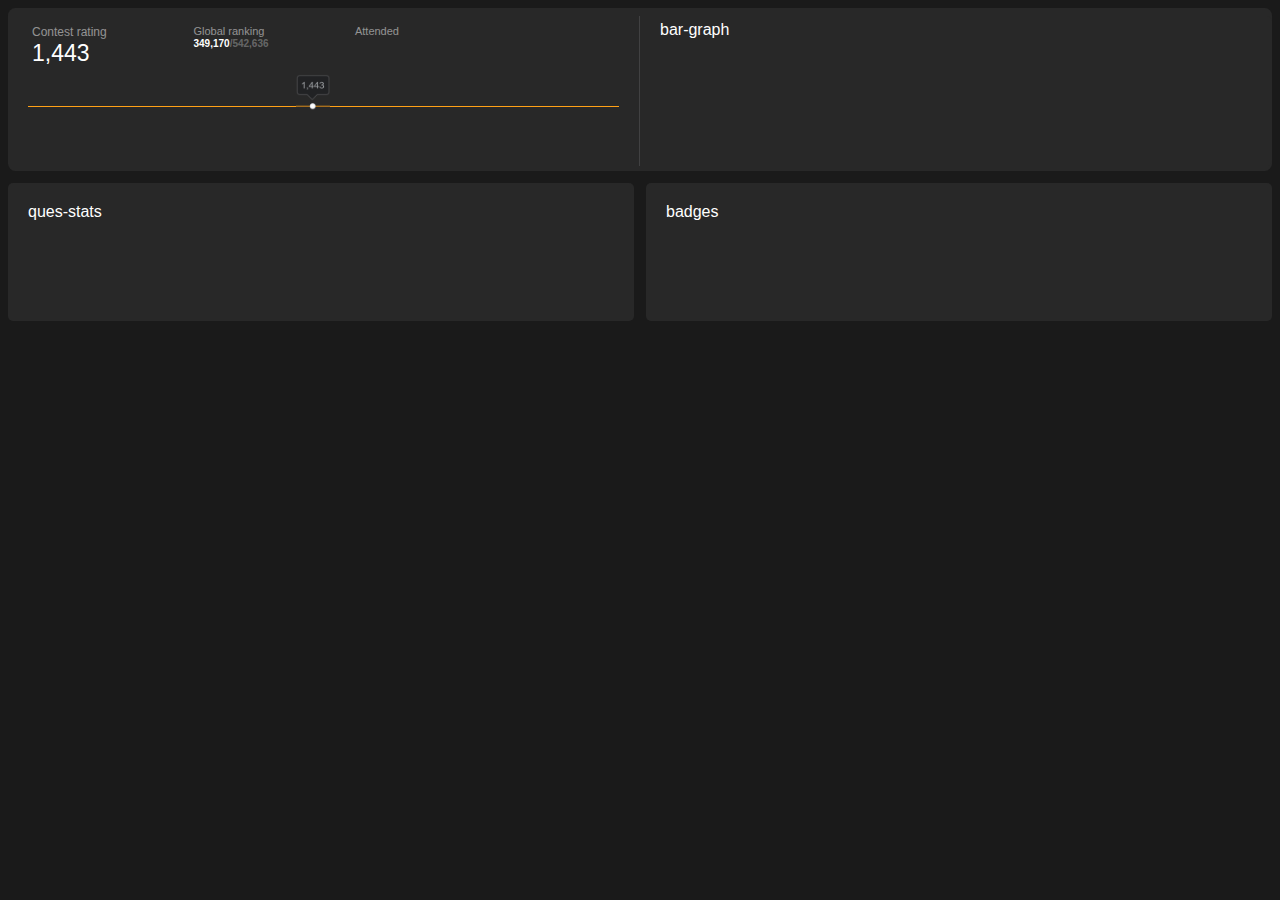
<file: Leetcode Profile/index.html>
<!DOCTYPE html>
<html lang="en">
<head>
    <meta charset="UTF-8">
    <meta name="viewport" content="width=device-width, initial-scale=1.0">
    <title>Leetcode Stats</title>
    <link rel="stylesheet" href="./styles.css">
</head>
<body>
    <div class="contest">
        <div class="nums">
            <div class="numbers">
                <div class="rating">
                    <p class="rating-heading">Contest rating</p>
                    <p class="rating-value">1,443</p>
                </div>
                <div class="ranking">
                    <p class="ranking-heading">Global ranking</p>
                    <p class="ranking-value">349,170<span style="color: rgba(255 255, 255, 0.3);">/542,636</span></p>
                </div>
                <div class="attended">
                    <p class="attended-heading">Attended</p>
                </div>
            </div>
            <div class="marker">
                <div class="e">
                    <div class="a"></div>
                    <div class="b"><img src="./rating-value.png" class="b-img"></div>
                    <div class="c"></div>
                </div>         
                <div class="d"></div>
            </div>
        </div>
        <div class="bar-graph">bar-graph</div>
    </div>
    <div class="stats">
        <div class="ques-stats">ques-stats</div>
        <div class="badges">badges</div>
    </div>
    <script src="./script.js"></script>
</body>
</html>
</file>
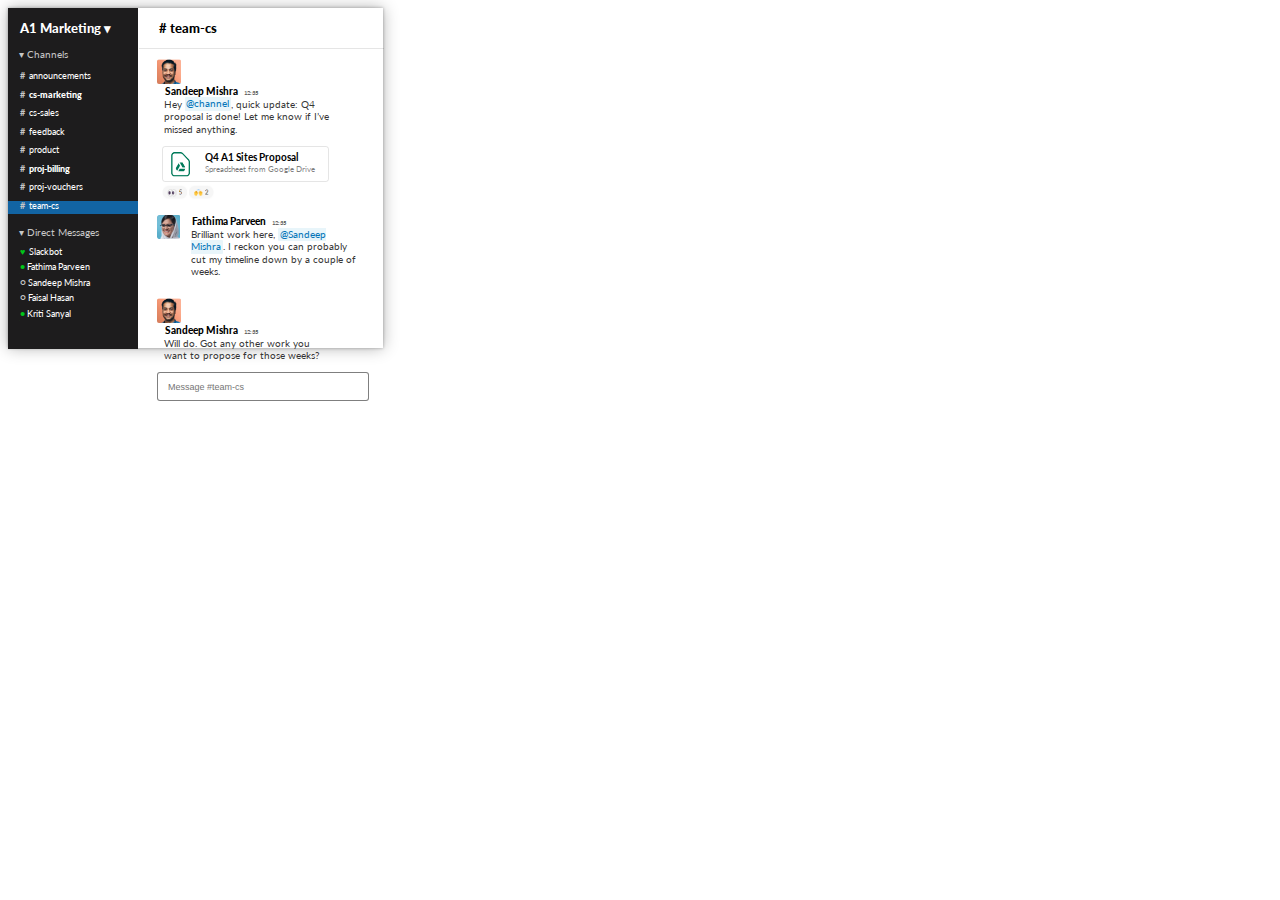
<file: Slack Chat/index.html>
<!DOCTYPE html>
<html lang="en">
<head>
    <meta charset="UTF-8">
    <meta name="viewport" content="width=device-width, initial-scale=1.0">
    <title>Slack Chat Preview</title>
    <link rel="stylesheet" href="./style.css">
    <link rel="preconnect" href="https://fonts.googleapis.com">
    <link rel="preconnect" href="https://fonts.gstatic.com" crossorigin>
    <link href="https://fonts.googleapis.com/css2?family=Lato:ital,wght@0,100;0,300;0,400;0,700;0,900;1,100;1,300;1,400;1,700;1,900&display=swap" rel="stylesheet">
</head>
<body>
    <div class="chat-preview">
        <div class="file-tree">
            <div class="channel-name">
                A1 Marketing &#9662;
            </div>
            <div class="channels">
                <div class="channel-heading">
                    &#9662; Channels 
                </div>
                <div class="channel-list">
                    <div class="normal">
                        <p><span style="color: rgb(198, 198, 198); font-weight: bold;" >#&nbsp;&nbsp;</span>announcements</p>
                        <p><span style="color: rgb(198, 198, 198); font-weight: bold;" >#&nbsp;&nbsp;</span><span style="font-weight: 900;">cs-marketing</span></p>
                        <p><span style="color: rgb(198, 198, 198); font-weight: bold;" >#&nbsp;&nbsp;</span>cs-sales</p>
                        <p><span style="color: rgb(198, 198, 198); font-weight: bold;" >#&nbsp;&nbsp;</span>feedback</p>
                        <p><span style="color: rgb(198, 198, 198); font-weight: bold;" >#&nbsp;&nbsp;</span>product</p>
                        <p><span style="color: rgb(198, 198, 198); font-weight: bold;" >#&nbsp;&nbsp;</span><span style="font-weight: 900;">proj-billing</span></p>
                        <p><span style="color: rgb(198, 198, 198); font-weight: bold;" >#&nbsp;&nbsp;</span>proj-vouchers</p>
                    </div>
                    <div class="channel-highlight">
                        <p><span style="color: rgb(198, 198, 198); font-weight: bold;" >#&nbsp;&nbsp;</span>team-cs</p>
                    </div>
                    
                </div>
            </div>
            <div class="dms">
                <div class="dm-heading">
                    &#9662; Direct Messages 
                </div>
                <div class="dm-list">
                    <p><span style="color: rgb(0, 198, 26); font-weight: bold;" >&#9829;&nbsp;&nbsp;</span>Slackbot</p>
                    <p><span style="color: rgb(0, 198, 26);  font-weight: bold;" >&#8226;&nbsp;</span>Fathima Parveen</p>
                    <p><span style="color: rgb(198, 198, 198); font-weight: bold;" >&#9675;&nbsp;</span>Sandeep Mishra</p>
                    <p><span style="color: rgb(198, 198, 198); font-weight: bold;" >&#9675;&nbsp;</span>Faisal Hasan</p>
                    <p><span style="color: rgb(0, 198, 26);  font-weight: bold;" >&#8226;&nbsp;</span>Kriti Sanyal</p>
                </div>
            </div>
        </div>
        <div class="current-chat">
            <div class="current-channel">
                # team-cs
            </div>
            <div class="messages">
                <div class="user">
                    <img class="profile" src="./Profile/first-user.png">
                    <div class="user-chat">
                        <p class="username"><span style="font-weight: 900;">Sandeep Mishra</span>&nbsp;&nbsp;<span style="font-size: 6px; color: rgba(0, 0, 0, 0.6); font-weight: 700;">12:35</span></p>
                        <p class="comment">Hey <span style="color: rgb(5, 118, 185); background-color: rgba(29, 155, 209, 0.1); padding: 1.3px; border-radius: 1px;">@channel</span>, quick update: Q4 proposal is done! Let me know if I’ve missed anything.</p>
                        <div class="file">
                            <img src="./Profile/drive-logo.png" style="width: 25px; padding-left: 5px; padding-top: 2.5px;">
                            <div class="group" style="display: inline-block; vertical-align: top;">
                                <p style="font-size: 10px; padding-left: 7.5px; margin-bottom: 1px; font-weight: bold; margin-top: 4.5px;">Q4 A1 Sites Proposal</p>
                                <p style="font-size: 8px; padding-left: 7.5px; margin-top: 0; color: rgba(0, 0, 0, 0.5); margin-bottom: 3.5px;">Spreadsheet from Google Drive</p>
                            </div>
                        </div>
                        <img src="./Profile/reacts.png" style="height: 18px; margin-top: 1.7px;">
                    </div>
                </div>
                <div class="user">
                    <img class="profile" src="./Profile/second-user.png">
                    <div class="user-chat">
                        <p class="username"><span style="font-weight: 900;">Fathima Parveen</span>&nbsp;&nbsp;<span style="font-size: 6px; color: rgba(0, 0, 0, 0.6); font-weight: 700;">12:35</span></p>
                        <p class="comment">Brilliant work here, <span style="color: rgb(5, 118, 185); background-color: rgba(29, 155, 209, 0.1); padding: 1.3px; border-radius: 1px;">@Sandeep Mishra</span>. I reckon you can probably cut my timeline down by a couple of weeks.</p>
                    </div>
                </div>
                <div class="user">
                    <img class="profile" src="./Profile/first-user.png">
                    <div class="user-chat">
                        <p class="username"><span style="font-weight: 900;">Sandeep Mishra</span>&nbsp;&nbsp;<span style="font-size: 6px; color: rgba(0, 0, 0, 0.6); font-weight: 700;">12:35</span></p>
                        <p class="comment">Will do. Got any other work you want to propose for those weeks?</p>
                    </div>
                </div>
            </div>
            <div class="message-box">
                <input class="message" type="text" placeholder="Message #team-cs">
            </div>
        </div>
    </div>
</body>
</html>
</file>
<file: Leetcode Profile/styles.css>
* {
    font-family: -apple-system, BlinkMacSystemFont, 'Segoe UI', Roboto, Oxygen, Ubuntu, Cantarell, 'Open Sans', 'Helvetica Neue', sans-serif;
}

.stats, .contest {
    display: grid;
    grid-template-columns: minmax(auto, 1fr) minmax(auto, 1fr);
    grid-auto-rows: 150px;
    transition: grid-template-columns 0.5s ease-in-out;
}

.contest {
    padding-top: 7.5px;
    padding-bottom: 5px;
    background-color: rgb(40, 40, 40);
    border-radius: 7.5px;
}

.contest > div:not(:last-child) {
    border-right: 0.75px solid rgba(247, 250, 255, 0.12); /* Adjust the width, style, and color as needed */
}

body {
    background-color: rgb(26, 26, 26);
}

.stats {
    grid-gap: 0.75em;
}

.ques-stats, .badges {
    margin-top: 0.75em;
}

.contest > div, .stats > div {
    color: white;
    background-color: rgb(40, 40, 40);
    padding: 1.25em;
}

.contest > div {
    padding-top: 5px;
}

.badges, .ques-stats {
    border-radius: 5px;
}

.nums {
    border-radius: 5px 0 0 5px;
}

.bar-graph {
    border-radius: 0 5px 5px 0;
}

@media (max-width: 650px) {
    .stats, .contest {
        grid-template-columns: 1fr;
    }

    .nums {
        margin-bottom: 0.75em;
    }

    .badges {
        margin-top: 0;
    }

    .contest > div, .stats > div {
       border-radius: 5px;
       border-right: none; 
    }

    .contest {
        padding-top: 0;
        padding-bottom: 0;
        background-color: rgb(26, 26, 26);
        border-radius: 0;
    }
}

.numbers {
    display: grid;
    grid-template-columns: 2.5fr 2.5fr 4fr 0.15fr;
}

.numbers > div {
    color: black;
    padding: 4px;
}

.rating-heading, .ranking-heading, .attended-heading {
    margin-top: 0;
    color: #ffffff80;
    font-size: 12px;
    vertical-align: text-top;
}

.ranking-heading, .attended-heading {
    font-size: 11px;
}

.rating-heading {
    font-weight: 500;
    margin-bottom: 1px;
}

.rating-value {
    margin-top: 0;
    font-size: 23px;
    margin-bottom: 5px;
    color: white;
}

.ranking-value {
    color: white;
    font-size: 10px;
    margin-top: 0;
    font-weight: 600;
}

.ranking-heading {
    margin-bottom: 1px;
}

.e {
    display: grid;
    grid-template-columns: 3fr 1fr 3fr;
}

.b {
    padding: 0;
    margin: 0;
}

.b-img {
    width: 34px;
    margin-top: -2px;
    margin-left: 15px;
}

.d {
    grid-column: 1 / 4;
}

.a, .b, .c {
    border-bottom: 0.9999999px solid rgb(255, 161, 22);
    height: 30px;
}

.marker:hover .a,
.marker:hover .b,
.marker:hover .c {
    border-bottom: 0.5px solid rgb(255, 161, 22);
    opacity: 0.5;
}
</file>
<file: Slack Chat/style.css>
.chat-preview {
    height: 340.4px;
    width: 375px;
    margin: 0;
    font-family: Lato, appleLogo, sans-serif;
    box-shadow: 0 0 3px rgba(0, 0, 0, 0.3), 0 0 15px rgba(0, 0, 0, 0.3);
}

.channels {
    width: 115px;
}

.file-tree, .current-chat {
    vertical-align: top;
}

.file-tree {
    display: inline-block;
    font-size: 16px;
    width: 115px;
    height: 317px;
    padding-top: 12px;
    padding-bottom: 12px;
    padding-right: 15px;
}

.current-chat {
    display: inline-block;
    width: 200px;
    font-size: 16px;
    height: 310px;
    padding-top: 12px;
    padding-bottom: 12px;
    padding-right: 12px;
    padding-left: 15px;
}

.file-tree {
    background-color: #1d1c1d;
}

.channel-name {
    color: white;
    font-size: 13px;
    font-weight: 900;
    padding-left: 12px;
}

.channel-heading, .dm-heading {
    color: rgb(198, 198, 198);
    font-size: 10px;
    padding-top: 2px;
    padding-bottom: 2px;
    margin-top: 10px;
    padding-left: 11px;
}

.channel-list, .dm-list {
    color: white;
    font-size: 9px;
    line-height: 9.5px;
    width: 130px;
}

.dm-list {
    padding-left: 12px;
    line-height: 6.5px;
}

.channel-highlight {
    margin-top: 0;
    padding-left: 12px;
    height: 13px;
    background-color: rgb(18, 100, 163);
}

.normal {
    padding-left: 12px;
}

.current-channel {
    width: 225px;
    margin-left: -18px;
    padding-left: 20px;
    font-size: 13px;
    font-weight: 900;
    padding-bottom: 12px;
    border-bottom: 0.75px solid rgba(0, 0, 0, 0.1); /* Change this line */
}

.profile, .user-chat {
    display: inline-block;
    vertical-align: top;
}

.user-chat {
    margin-left: 5px;
}

.username, .comment {
    font-size: 9.5px;
}

.comment {
    color: rgba(0, 0, 0, 0.8);
    padding-left: 2px;
    width: 165px;
    line-height: 12.5px;
    margin-top: 0;
}

.profile {
    height: 25px;
    border-radius: 2px;
}

.user {
    margin-top: 10px;
}

.username {
    margin-top: 1.5px;
    margin-left: 2.5px;
    margin-bottom: 2px;
}

.file {
    border: 0.75px solid rgba(0, 0, 0, 0.1);
    border-radius: 3px;
}

.message {
    font-size: 9px;
    width: 198px;
    height: 25px;
    padding-left: 10px;
    border-radius: 3px;
    border: 0.75px solid rgba(0, 0, 0, 0.5);
}
</file>
